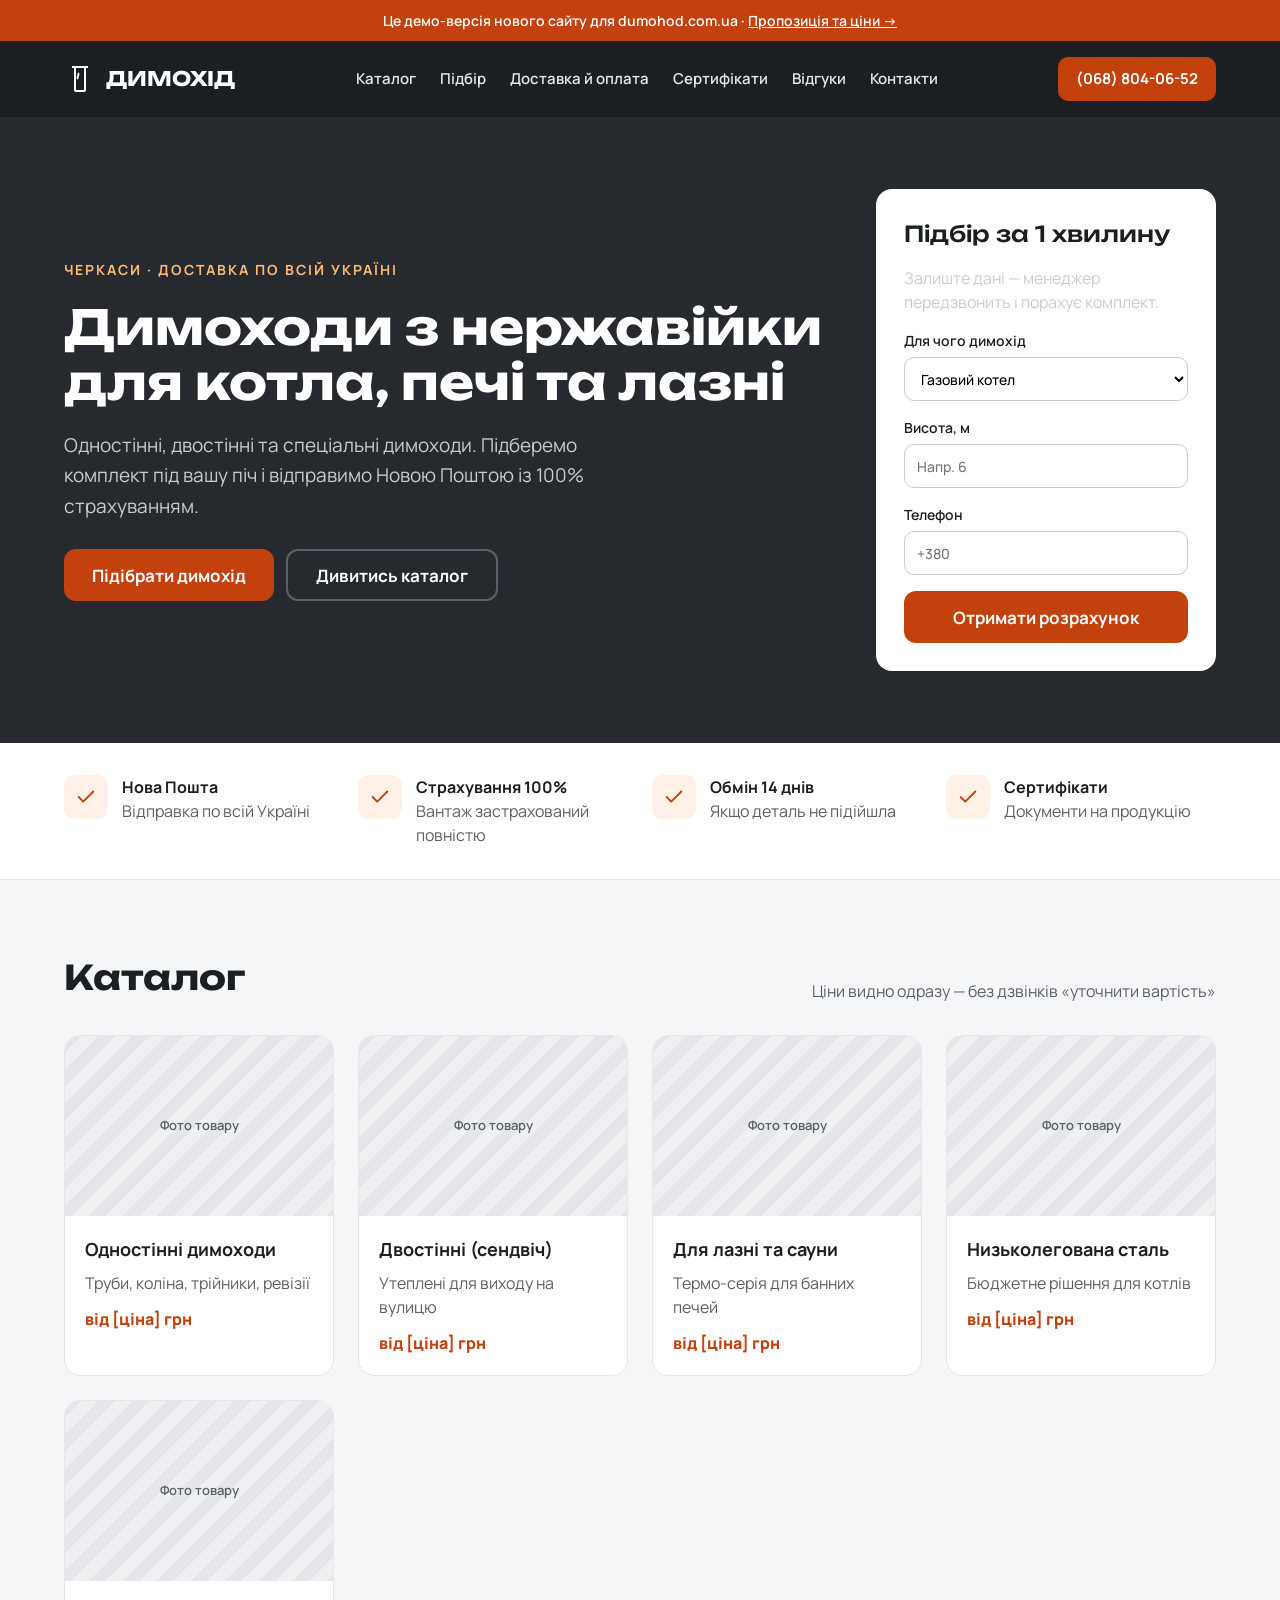
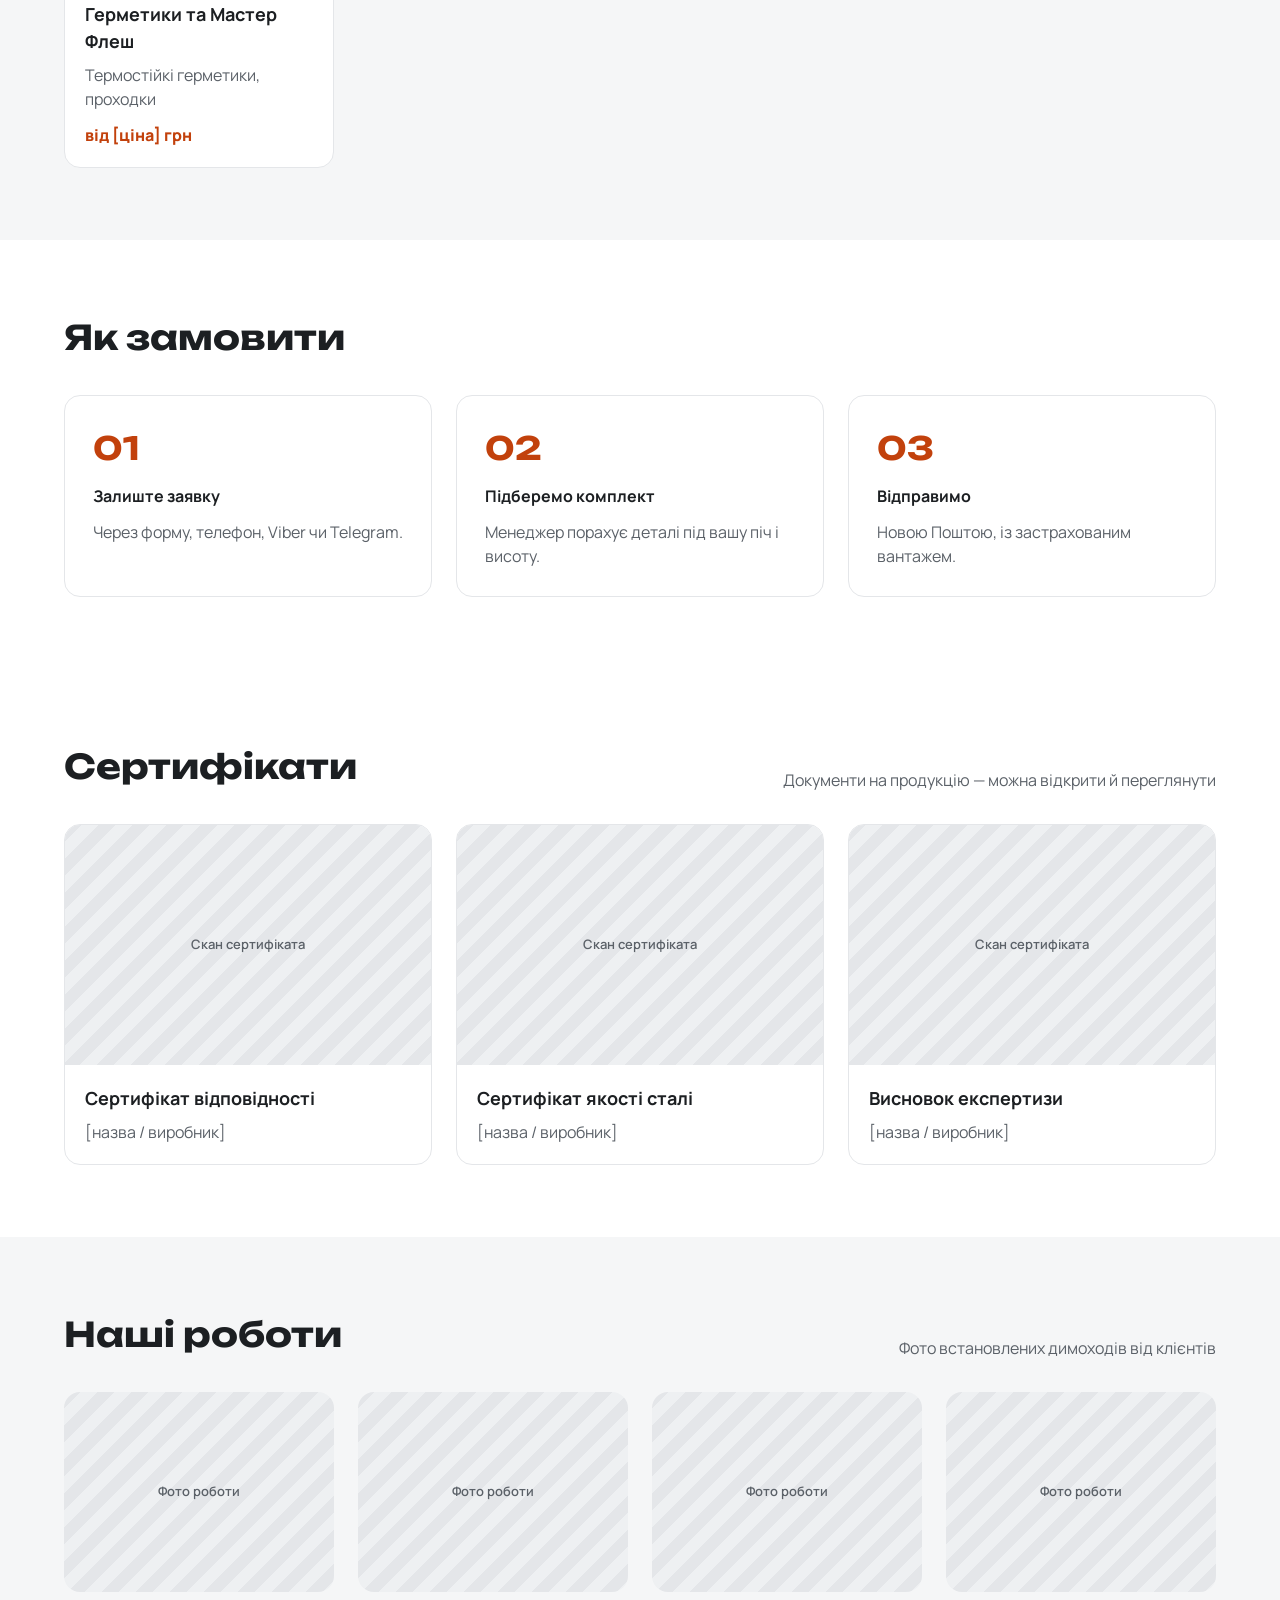
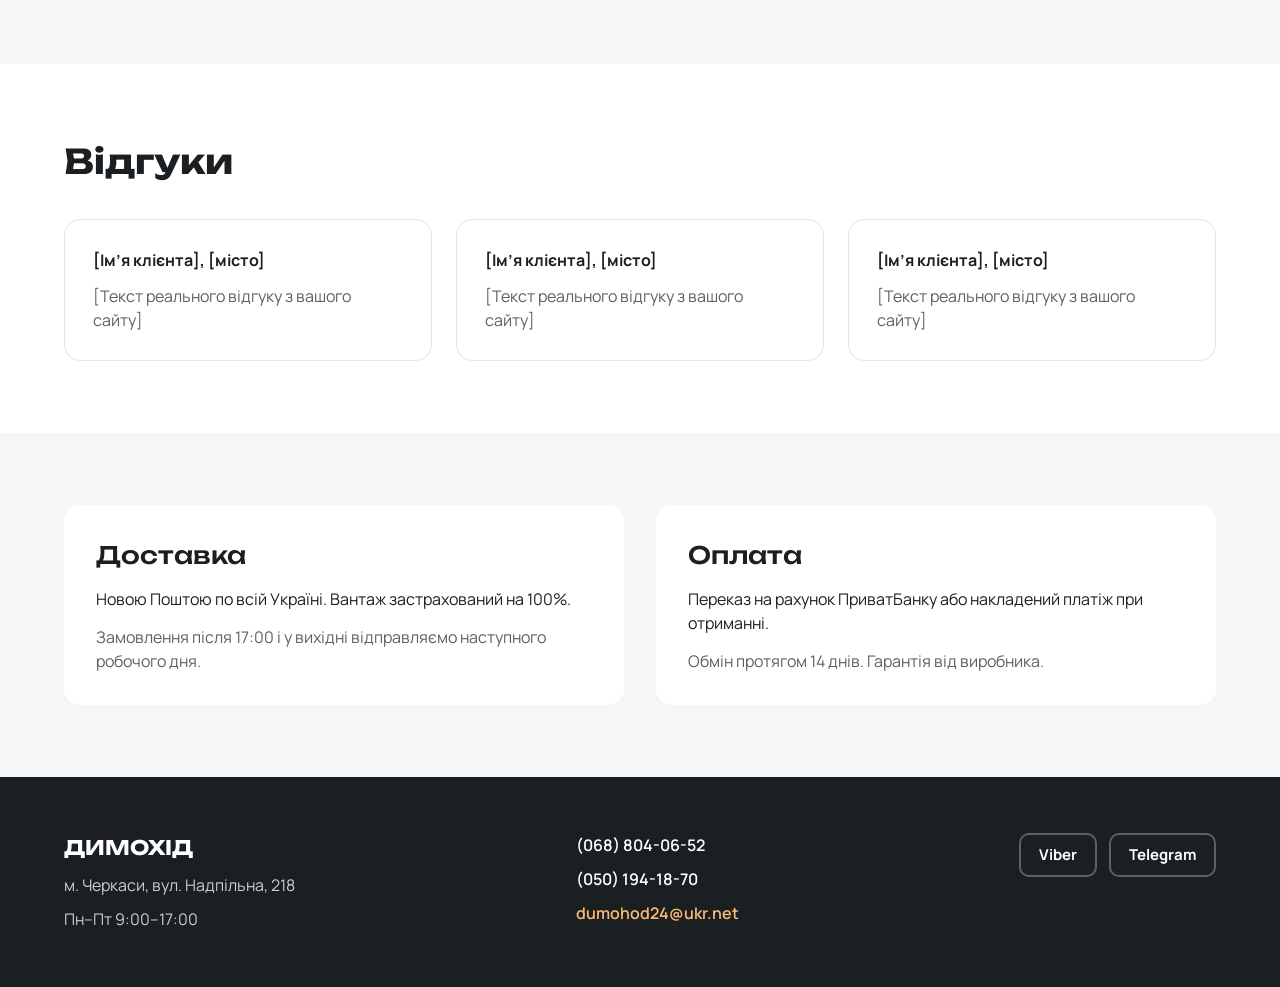
<file: index.html>
<!doctype html>
<html lang="uk">
<head>
<meta charset="utf-8">
<meta name="viewport" content="width=device-width, initial-scale=1">
<title>Димоходи з нержавійки — Черкаси | Демо нового сайту Dumohod</title>
<meta name="description" content="Демо-версія нового сайту Dumohod: одностінні, двостінні димоходи та для лазні з доставкою по Україні.">
<link rel="preconnect" href="https://fonts.googleapis.com">
<link href="https://fonts.googleapis.com/css2?family=Manrope:wght@400;500;600;700;800&family=Unbounded:wght@500;700&display=swap" rel="stylesheet">
<link rel="stylesheet" href="style.css">
</head>
<body>

<div class="demo-bar">Це демо-версія нового сайту для dumohod.com.ua · <a href="offer.html">Пропозиція та ціни →</a></div>

<header class="dark">
  <div class="wrap">
    <a class="logo" href="#top">
      <svg width="32" height="32" viewBox="0 0 32 32" fill="none" stroke="currentColor" stroke-width="2" aria-hidden="true"><rect x="11" y="4" width="10" height="24" rx="1"/><path d="M8 4h16"/><path d="M14 10c2 2-2 4 0 6"/></svg>
      ДИМОХІД
    </a>
    <nav aria-label="Головне меню">
      <a href="#catalog">Каталог</a>
      <a href="#pick">Підбір</a>
      <a href="#delivery">Доставка й оплата</a>
      <a href="#certs">Сертифікати</a>
      <a href="#reviews">Відгуки</a>
      <a href="#contacts">Контакти</a>
    </nav>
    <a class="btn sm" href="tel:+380688040652">(068) 804-06-52</a>
  </div>
</header>

<section id="top" class="dark2">
  <div class="wrap hero">
    <div class="hero-text">
      <p class="eyebrow">Черкаси · доставка по всій Україні</p>
      <h1>Димоходи з нержавійки для котла, печі та лазні</h1>
      <p class="lead">Одностінні, двостінні та спеціальні димоходи. Підберемо комплект під вашу піч і відправимо Новою Поштою із 100% страхуванням.</p>
      <div class="actions">
        <a class="btn" href="#pick">Підібрати димохід</a>
        <a class="btn ghost" href="#catalog">Дивитись каталог</a>
      </div>
    </div>

    <form id="pick" class="pick" aria-label="Швидкий підбір димоходу">
      <h2>Підбір за 1 хвилину</h2>
      <p class="muted">Залиште дані — менеджер передзвонить і порахує комплект.</p>
      <label>Для чого димохід
        <select name="type">
          <option>Газовий котел</option>
          <option>Твердопаливний котел</option>
          <option>Піч або камін</option>
          <option>Лазня / сауна</option>
        </select>
      </label>
      <label>Висота, м
        <input type="number" name="height" min="1" max="30" placeholder="Напр. 6">
      </label>
      <label>Телефон
        <input type="tel" name="phone" placeholder="+380" required>
      </label>
      <button class="btn" type="submit">Отримати розрахунок</button>
      <p class="ok" role="status">Дякуємо! Менеджер зателефонує вам найближчим часом. (Демо: у робочій версії заявка прийде в Telegram.)</p>
    </form>
  </div>
</section>

<section style="padding:32px 0;border-bottom:1px solid var(--line)" aria-label="Переваги">
  <div class="wrap grid perks">
    <div class="perk"><div class="ico"><svg width="22" height="22" viewBox="0 0 24 24" fill="none" stroke="currentColor" stroke-width="2" stroke-linecap="round" stroke-linejoin="round" aria-hidden="true"><path d="M20 6L9 17l-5-5"/></svg></div><div><strong>Нова Пошта</strong><div class="muted">Відправка по всій Україні</div></div></div>
    <div class="perk"><div class="ico"><svg width="22" height="22" viewBox="0 0 24 24" fill="none" stroke="currentColor" stroke-width="2" stroke-linecap="round" stroke-linejoin="round" aria-hidden="true"><path d="M20 6L9 17l-5-5"/></svg></div><div><strong>Страхування 100%</strong><div class="muted">Вантаж застрахований повністю</div></div></div>
    <div class="perk"><div class="ico"><svg width="22" height="22" viewBox="0 0 24 24" fill="none" stroke="currentColor" stroke-width="2" stroke-linecap="round" stroke-linejoin="round" aria-hidden="true"><path d="M20 6L9 17l-5-5"/></svg></div><div><strong>Обмін 14 днів</strong><div class="muted">Якщо деталь не підійшла</div></div></div>
    <div class="perk"><div class="ico"><svg width="22" height="22" viewBox="0 0 24 24" fill="none" stroke="currentColor" stroke-width="2" stroke-linecap="round" stroke-linejoin="round" aria-hidden="true"><path d="M20 6L9 17l-5-5"/></svg></div><div><strong>Сертифікати</strong><div class="muted">Документи на продукцію</div></div></div>
  </div>
</section>

<section id="catalog" class="soft">
  <div class="wrap">
    <div class="section-head">
      <h2>Каталог</h2>
      <p class="muted">Ціни видно одразу — без дзвінків «уточнити вартість»</p>
    </div>
    <div class="grid">
      <a class="card" href="#pick"><div class="ph">Фото товару</div><div class="card-body"><strong>Одностінні димоходи</strong><span class="muted">Труби, коліна, трійники, ревізії</span><span class="from">від [ціна] грн</span></div></a>
      <a class="card" href="#pick"><div class="ph">Фото товару</div><div class="card-body"><strong>Двостінні (сендвіч)</strong><span class="muted">Утеплені для виходу на вулицю</span><span class="from">від [ціна] грн</span></div></a>
      <a class="card" href="#pick"><div class="ph">Фото товару</div><div class="card-body"><strong>Для лазні та сауни</strong><span class="muted">Термо-серія для банних печей</span><span class="from">від [ціна] грн</span></div></a>
      <a class="card" href="#pick"><div class="ph">Фото товару</div><div class="card-body"><strong>Низьколегована сталь</strong><span class="muted">Бюджетне рішення для котлів</span><span class="from">від [ціна] грн</span></div></a>
      <a class="card" href="#pick"><div class="ph">Фото товару</div><div class="card-body"><strong>Герметики та Мастер Флеш</strong><span class="muted">Термостійкі герметики, проходки</span><span class="from">від [ціна] грн</span></div></a>
    </div>
  </div>
</section>

<section>
  <div class="wrap">
    <h2 class="big">Як замовити</h2>
    <div class="grid">
      <div class="step"><span class="num">01</span><strong>Залиште заявку</strong><span class="muted">Через форму, телефон, Viber чи Telegram.</span></div>
      <div class="step"><span class="num">02</span><strong>Підберемо комплект</strong><span class="muted">Менеджер порахує деталі під вашу піч і висоту.</span></div>
      <div class="step"><span class="num">03</span><strong>Відправимо</strong><span class="muted">Новою Поштою, із застрахованим вантажем.</span></div>
    </div>
  </div>
</section>

<section id="certs">
  <div class="wrap">
    <div class="section-head">
      <h2>Сертифікати</h2>
      <p class="muted">Документи на продукцію — можна відкрити й переглянути</p>
    </div>
    <div class="grid">
      <a class="card" href="#certs"><div class="ph" style="height:240px">Скан сертифіката</div><div class="card-body"><strong>Сертифікат відповідності</strong><span class="muted">[назва / виробник]</span></div></a>
      <a class="card" href="#certs"><div class="ph" style="height:240px">Скан сертифіката</div><div class="card-body"><strong>Сертифікат якості сталі</strong><span class="muted">[назва / виробник]</span></div></a>
      <a class="card" href="#certs"><div class="ph" style="height:240px">Скан сертифіката</div><div class="card-body"><strong>Висновок експертизи</strong><span class="muted">[назва / виробник]</span></div></a>
    </div>
  </div>
</section>

<section id="gallery" class="soft">
  <div class="wrap">
    <div class="section-head">
      <h2>Наші роботи</h2>
      <p class="muted">Фото встановлених димоходів від клієнтів</p>
    </div>
    <div class="grid" style="grid-template-columns:repeat(auto-fit,minmax(200px,1fr))">
      <div class="ph" style="border-radius:16px;height:200px">Фото роботи</div>
      <div class="ph" style="border-radius:16px;height:200px">Фото роботи</div>
      <div class="ph" style="border-radius:16px;height:200px">Фото роботи</div>
      <div class="ph" style="border-radius:16px;height:200px">Фото роботи</div>
    </div>
  </div>
</section>

<section id="reviews">
  <div class="wrap">
    <h2 class="big">Відгуки</h2>
    <div class="grid">
      <div class="step"><strong>[Ім’я клієнта], [місто]</strong><span class="muted">[Текст реального відгуку з вашого сайту]</span></div>
      <div class="step"><strong>[Ім’я клієнта], [місто]</strong><span class="muted">[Текст реального відгуку з вашого сайту]</span></div>
      <div class="step"><strong>[Ім’я клієнта], [місто]</strong><span class="muted">[Текст реального відгуку з вашого сайту]</span></div>
    </div>
  </div>
</section>

<section id="delivery" class="soft">
  <div class="wrap two">
    <div class="box">
      <h3>Доставка</h3>
      <p>Новою Поштою по всій Україні. Вантаж застрахований на 100%.</p>
      <p class="muted">Замовлення після 17:00 і у вихідні відправляємо наступного робочого дня.</p>
    </div>
    <div class="box">
      <h3>Оплата</h3>
      <p>Переказ на рахунок ПриватБанку або накладений платіж при отриманні.</p>
      <p class="muted">Обмін протягом 14 днів. Гарантія від виробника.</p>
    </div>
  </div>
</section>

<footer id="contacts" class="dark">
  <div class="wrap">
    <div class="col">
      <span class="logo">ДИМОХІД</span>
      <span class="muted">м. Черкаси, вул. Надпільна, 218</span>
      <span class="muted">Пн–Пт 9:00–17:00</span>
    </div>
    <div class="col">
      <a href="tel:+380688040652">(068) 804-06-52</a>
      <a href="tel:+380501941870">(050) 194-18-70</a>
      <a class="mail" href="mailto:dumohod24@ukr.net">dumohod24@ukr.net</a>
    </div>
    <div class="socials">
      <a class="btn ghost sm" href="viber://chat?number=%2B380688040652">Viber</a>
      <a class="btn ghost sm" href="#top">Telegram</a>
    </div>
  </div>
</footer>

<script>
  document.getElementById('pick').addEventListener('submit', function (e) {
    e.preventDefault();
    this.classList.add('sent');
  });
</script>
</body>
</html>
</file>
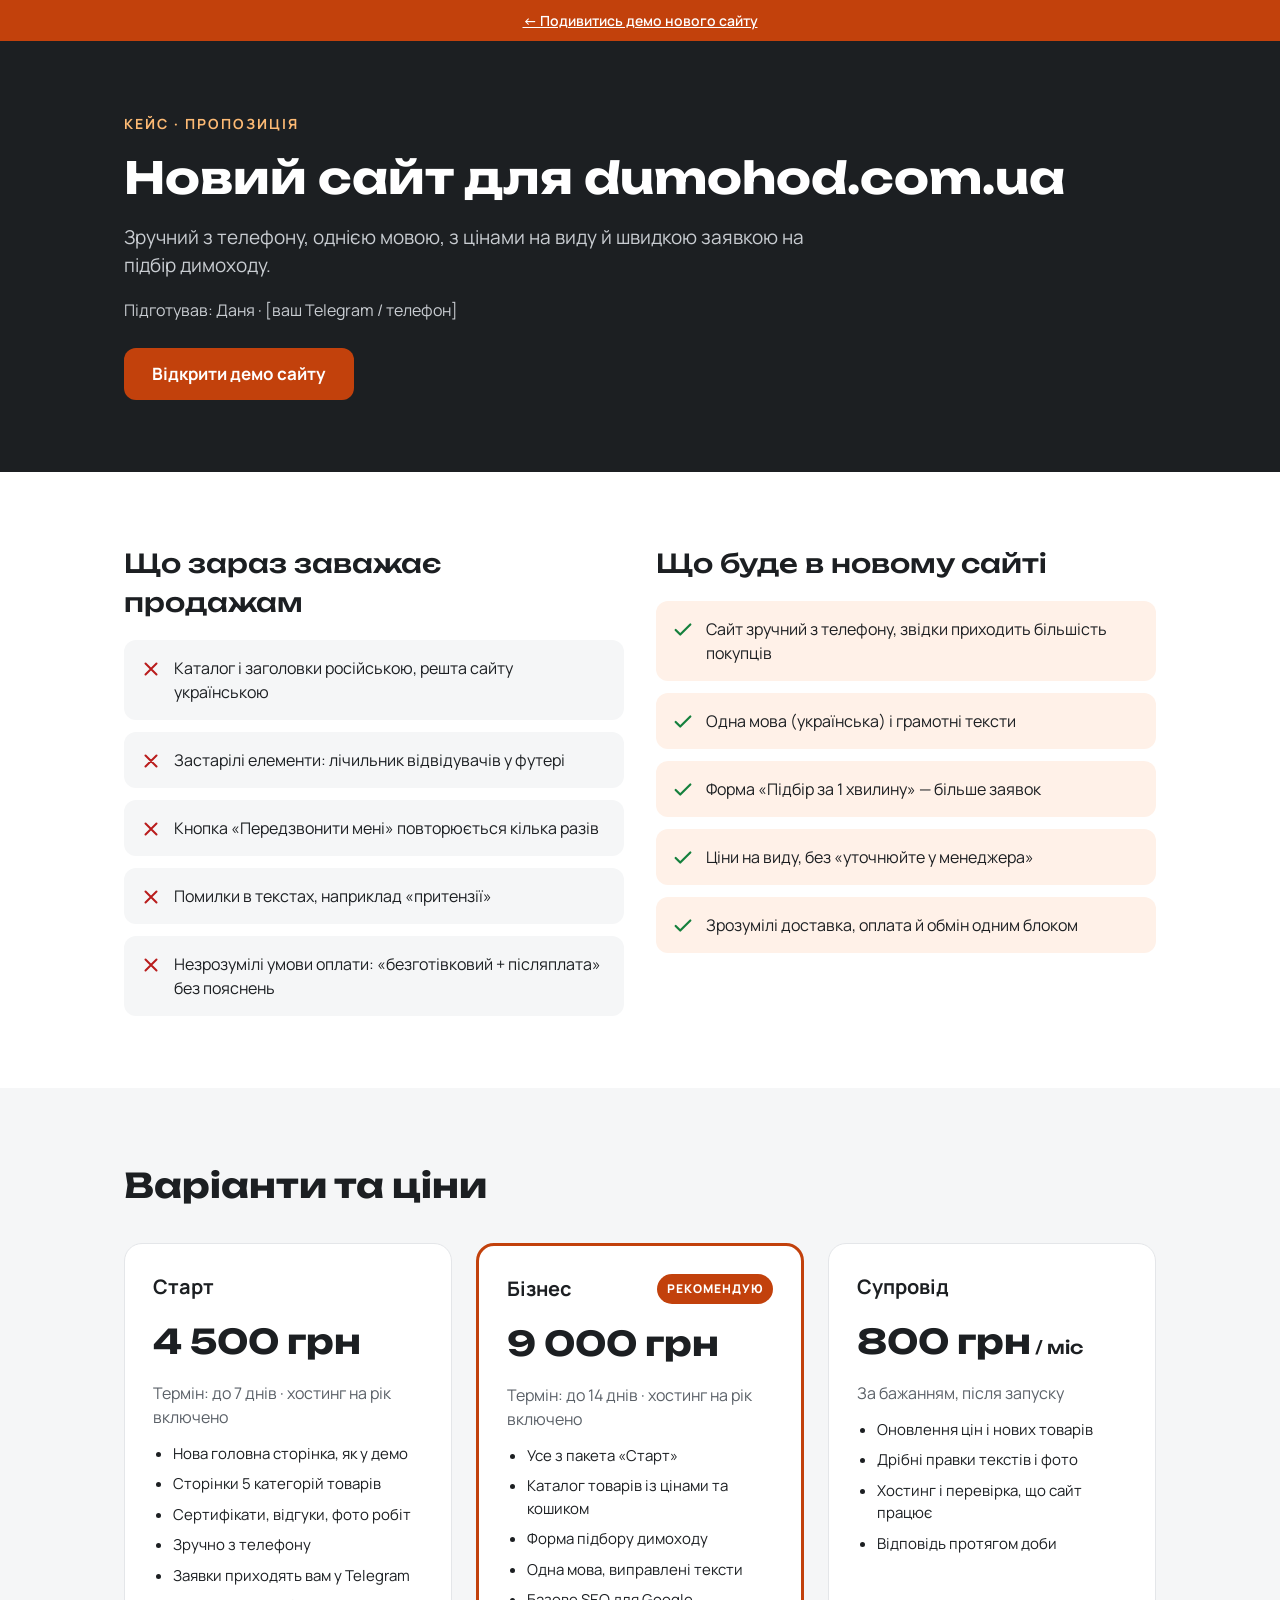
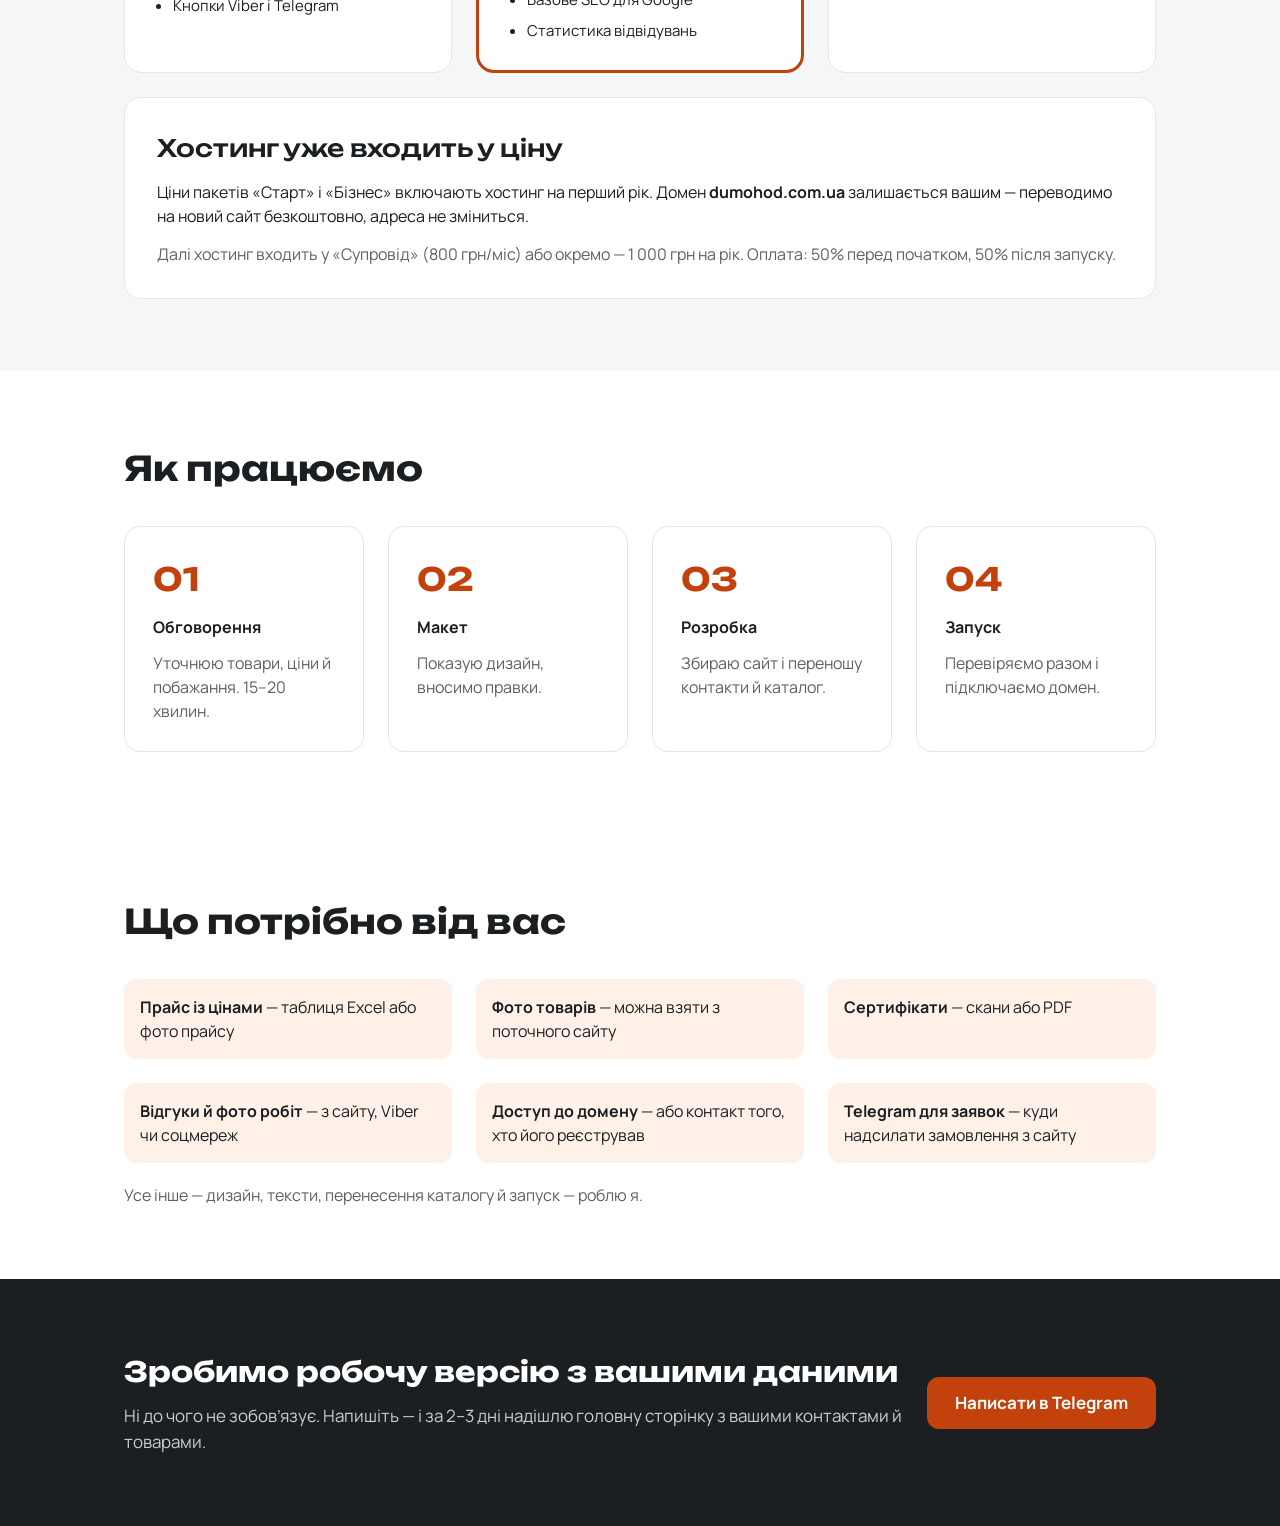
<file: offer.html>
<!doctype html>
<html lang="uk">
<head>
<meta charset="utf-8">
<meta name="viewport" content="width=device-width, initial-scale=1">
<title>Пропозиція: новий сайт для dumohod.com.ua</title>
<link rel="preconnect" href="https://fonts.googleapis.com">
<link href="https://fonts.googleapis.com/css2?family=Manrope:wght@400;500;600;700;800&family=Unbounded:wght@500;700&display=swap" rel="stylesheet">
<link rel="stylesheet" href="style.css">
</head>
<body>

<div class="demo-bar"><a href="index.html">← Подивитись демо нового сайту</a></div>

<section class="dark">
  <div class="wrap narrow offer-hero">
    <p class="eyebrow">Кейс · пропозиція</p>
    <h1>Новий сайт для dumohod.com.ua</h1>
    <p class="muted" style="font-size:19px;max-width:720px">Зручний з телефону, однією мовою, з цінами на виду й швидкою заявкою на підбір димоходу.</p>
    <p class="muted">Підготував: Даня · [ваш Telegram / телефон]</p>
    <div class="actions"><a class="btn" href="index.html">Відкрити демо сайту</a></div>
  </div>
</section>

<section>
  <div class="wrap narrow two">
    <div class="list">
      <h2>Що зараз заважає продажам</h2>
      <div class="li"><svg width="22" height="22" viewBox="0 0 24 24" fill="none" stroke="#B91C1C" stroke-width="2.2" stroke-linecap="round" aria-hidden="true"><path d="M18 6L6 18M6 6l12 12"/></svg><span>Каталог і заголовки російською, решта сайту українською</span></div>
      <div class="li"><svg width="22" height="22" viewBox="0 0 24 24" fill="none" stroke="#B91C1C" stroke-width="2.2" stroke-linecap="round" aria-hidden="true"><path d="M18 6L6 18M6 6l12 12"/></svg><span>Застарілі елементи: лічильник відвідувачів у футері</span></div>
      <div class="li"><svg width="22" height="22" viewBox="0 0 24 24" fill="none" stroke="#B91C1C" stroke-width="2.2" stroke-linecap="round" aria-hidden="true"><path d="M18 6L6 18M6 6l12 12"/></svg><span>Кнопка «Передзвонити мені» повторюється кілька разів</span></div>
      <div class="li"><svg width="22" height="22" viewBox="0 0 24 24" fill="none" stroke="#B91C1C" stroke-width="2.2" stroke-linecap="round" aria-hidden="true"><path d="M18 6L6 18M6 6l12 12"/></svg><span>Помилки в текстах, наприклад «притензії»</span></div>
      <div class="li"><svg width="22" height="22" viewBox="0 0 24 24" fill="none" stroke="#B91C1C" stroke-width="2.2" stroke-linecap="round" aria-hidden="true"><path d="M18 6L6 18M6 6l12 12"/></svg><span>Незрозумілі умови оплати: «безготівковий + післяплата» без пояснень</span></div>
    </div>
    <div class="list">
      <h2>Що буде в новому сайті</h2>
      <div class="li good"><svg width="22" height="22" viewBox="0 0 24 24" fill="none" stroke="#15803D" stroke-width="2.4" stroke-linecap="round" stroke-linejoin="round" aria-hidden="true"><path d="M20 6L9 17l-5-5"/></svg><span>Сайт зручний з телефону, звідки приходить більшість покупців</span></div>
      <div class="li good"><svg width="22" height="22" viewBox="0 0 24 24" fill="none" stroke="#15803D" stroke-width="2.4" stroke-linecap="round" stroke-linejoin="round" aria-hidden="true"><path d="M20 6L9 17l-5-5"/></svg><span>Одна мова (українська) і грамотні тексти</span></div>
      <div class="li good"><svg width="22" height="22" viewBox="0 0 24 24" fill="none" stroke="#15803D" stroke-width="2.4" stroke-linecap="round" stroke-linejoin="round" aria-hidden="true"><path d="M20 6L9 17l-5-5"/></svg><span>Форма «Підбір за 1 хвилину» — більше заявок</span></div>
      <div class="li good"><svg width="22" height="22" viewBox="0 0 24 24" fill="none" stroke="#15803D" stroke-width="2.4" stroke-linecap="round" stroke-linejoin="round" aria-hidden="true"><path d="M20 6L9 17l-5-5"/></svg><span>Ціни на виду, без «уточнюйте у менеджера»</span></div>
      <div class="li good"><svg width="22" height="22" viewBox="0 0 24 24" fill="none" stroke="#15803D" stroke-width="2.4" stroke-linecap="round" stroke-linejoin="round" aria-hidden="true"><path d="M20 6L9 17l-5-5"/></svg><span>Зрозумілі доставка, оплата й обмін одним блоком</span></div>
    </div>
  </div>
</section>

<section class="soft">
  <div class="wrap narrow">
    <h2 class="big">Варіанти та ціни</h2>
    <div class="plans">
      <div class="plan">
        <strong>Старт</strong>
        <span class="price">4 500 грн</span>
        <span class="muted">Термін: до 7 днів · хостинг на рік включено</span>
        <ul>
          <li>Нова головна сторінка, як у демо</li>
          <li>Сторінки 5 категорій товарів</li>
          <li>Сертифікати, відгуки, фото робіт</li>
          <li>Зручно з телефону</li>
          <li>Заявки приходять вам у Telegram</li>
          <li>Кнопки Viber і Telegram</li>
        </ul>
      </div>
      <div class="plan best">
        <div class="top"><strong>Бізнес</strong><span class="badge">Рекомендую</span></div>
        <span class="price">9 000 грн</span>
        <span class="muted">Термін: до 14 днів · хостинг на рік включено</span>
        <ul>
          <li>Усе з пакета «Старт»</li>
          <li>Каталог товарів із цінами та кошиком</li>
          <li>Форма підбору димоходу</li>
          <li>Одна мова, виправлені тексти</li>
          <li>Базове SEO для Google</li>
          <li>Статистика відвідувань</li>
        </ul>
      </div>
      <div class="plan">
        <strong>Супровід</strong>
        <span class="price">800 грн<small> / міс</small></span>
        <span class="muted">За бажанням, після запуску</span>
        <ul>
          <li>Оновлення цін і нових товарів</li>
          <li>Дрібні правки текстів і фото</li>
          <li>Хостинг і перевірка, що сайт працює</li>
          <li>Відповідь протягом доби</li>
        </ul>
      </div>
    </div>
    <div class="box" style="margin-top:24px;border:1px solid var(--line)">
      <h3>Хостинг уже входить у ціну</h3>
      <p>Ціни пакетів «Старт» і «Бізнес» включають хостинг на перший рік. Домен <strong>dumohod.com.ua</strong> залишається вашим — переводимо на новий сайт безкоштовно, адреса не зміниться.</p>
      <p class="muted">Далі хостинг входить у «Супровід» (800 грн/міс) або окремо — 1 000 грн на рік. Оплата: 50% перед початком, 50% після запуску.</p>
    </div>
  </div>
</section>

<section>
  <div class="wrap narrow">
    <h2 class="big">Як працюємо</h2>
    <div class="grid" style="grid-template-columns:repeat(auto-fit,minmax(220px,1fr))">
      <div class="step"><span class="num">01</span><strong>Обговорення</strong><span class="muted">Уточнюю товари, ціни й побажання. 15–20 хвилин.</span></div>
      <div class="step"><span class="num">02</span><strong>Макет</strong><span class="muted">Показую дизайн, вносимо правки.</span></div>
      <div class="step"><span class="num">03</span><strong>Розробка</strong><span class="muted">Збираю сайт і переношу контакти й каталог.</span></div>
      <div class="step"><span class="num">04</span><strong>Запуск</strong><span class="muted">Перевіряємо разом і підключаємо домен.</span></div>
    </div>
  </div>
</section>

<section>
  <div class="wrap narrow">
    <h2 class="big">Що потрібно від вас</h2>
    <div class="grid" style="grid-template-columns:repeat(auto-fit,minmax(280px,1fr))">
      <div class="li good"><span><strong>Прайс із цінами</strong> — таблиця Excel або фото прайсу</span></div>
      <div class="li good"><span><strong>Фото товарів</strong> — можна взяти з поточного сайту</span></div>
      <div class="li good"><span><strong>Сертифікати</strong> — скани або PDF</span></div>
      <div class="li good"><span><strong>Відгуки й фото робіт</strong> — з сайту, Viber чи соцмереж</span></div>
      <div class="li good"><span><strong>Доступ до домену</strong> — або контакт того, хто його реєстрував</span></div>
      <div class="li good"><span><strong>Telegram для заявок</strong> — куди надсилати замовлення з сайту</span></div>
    </div>
    <p class="muted" style="margin-top:20px">Усе інше — дизайн, тексти, перенесення каталогу й запуск — роблю я.</p>
  </div>
</section>

<section class="dark">
  <div class="wrap narrow cta">
    <div>
      <h2>Зробимо робочу версію з вашими даними</h2>
      <p class="muted" style="font-size:17px">Ні до чого не зобов’язує. Напишіть — і за 2–3 дні надішлю головну сторінку з вашими контактами й товарами.</p>
    </div>
    <a class="btn" href="#">Написати в Telegram</a>
  </div>
</section>

</body>
</html>
</file>
<file: style.css>
:root{
  --dark:#1C1F22; --dark2:#26292D; --text:#1C1F22; --muted:#5B6168;
  --line:#E4E6E9; --soft:#F5F6F7; --accent:#C2410C; --accent-h:#9A3412;
  --accent-soft:#FFF1E8; --light-on-dark:#C9CDD2; --peach:#FDBA74;
}
*{box-sizing:border-box}
html{scroll-behavior:smooth}
body{margin:0;font-family:Manrope,system-ui,sans-serif;color:var(--text);background:#fff;line-height:1.5}
h1,h2,h3,.logo,.num,.price{font-family:Unbounded,sans-serif}
h1,h2,h3,p{margin:0}
a{color:var(--accent)} a:hover{color:var(--accent-h)}
.wrap{max-width:1200px;margin:0 auto;padding:0 24px}
.narrow{max-width:1080px}
section{padding:72px 0}
.soft{background:var(--soft)}
.dark{background:var(--dark);color:#fff}
.dark2{background:var(--dark2);color:#fff}
.muted{color:var(--muted)}
.dark .muted,.dark2 .muted{color:var(--light-on-dark)}
.eyebrow{font-size:14px;font-weight:700;letter-spacing:2px;text-transform:uppercase;color:var(--peach)}
.btn{display:inline-flex;align-items:center;justify-content:center;min-height:52px;padding:0 28px;border-radius:12px;background:var(--accent);color:#fff;font-weight:700;font-size:17px;text-decoration:none;border:0;font-family:inherit;cursor:pointer}
.btn:hover{background:var(--accent-h);color:#fff}
.btn.ghost{background:transparent;border:2px solid var(--muted);color:#fff}
.btn.ghost:hover{border-color:#fff}
.btn.sm{min-height:44px;padding:0 18px;font-size:15px;border-radius:10px}

/* demo banner */
.demo-bar{background:var(--accent);color:#fff;text-align:center;font-size:14px;font-weight:600;padding:10px 16px}
.demo-bar a{color:#fff;text-decoration:underline}

/* header */
header .wrap{display:flex;flex-wrap:wrap;align-items:center;justify-content:space-between;gap:16px;padding-top:16px;padding-bottom:16px}
.logo{display:flex;align-items:center;gap:10px;color:#fff;text-decoration:none;font-weight:700;font-size:20px}
.logo:hover{color:#fff}
nav{display:flex;flex-wrap:wrap;gap:24px;font-weight:600;font-size:15px}
nav a{color:#E4E6E9;text-decoration:none} nav a:hover{color:#fff}

/* hero */
.hero{display:flex;flex-wrap:wrap;gap:48px;align-items:center}
.hero-text{flex:999 1 520px;min-width:0;display:flex;flex-direction:column;gap:20px}
.hero h1{font-size:clamp(32px,5vw,48px);line-height:1.15}
.hero .lead{font-size:19px;line-height:1.6;color:var(--light-on-dark);max-width:560px}
.actions{display:flex;flex-wrap:wrap;gap:12px;padding-top:8px}

/* form */
.pick{flex:1 1 340px;min-width:0;background:#fff;color:var(--text);border-radius:16px;padding:28px;display:flex;flex-direction:column;gap:16px}
.pick h2{font-weight:500;font-size:22px}
.pick label{display:flex;flex-direction:column;gap:6px;font-size:14px;font-weight:600}
.pick input,.pick select{min-height:44px;border:1px solid var(--light-on-dark);border-radius:10px;padding:0 12px;font:inherit;font-weight:500;background:#fff}
.pick .ok{display:none;background:#ECFDF3;color:#166534;border-radius:10px;padding:14px;font-weight:600}
.pick.sent .ok{display:block}

/* grids & cards */
.grid{display:grid;gap:24px;grid-template-columns:repeat(auto-fit,minmax(260px,1fr))}
.perks{grid-template-columns:repeat(auto-fit,minmax(220px,1fr))}
.perk{display:flex;gap:14px;align-items:flex-start}
.ico{flex:none;width:44px;height:44px;border-radius:10px;background:var(--accent-soft);color:var(--accent);display:flex;align-items:center;justify-content:center}
.section-head{display:flex;flex-wrap:wrap;justify-content:space-between;align-items:flex-end;gap:16px;margin-bottom:32px}
.section-head h2,h2.big{font-size:34px;font-weight:700}
h2.big{margin-bottom:32px}
.card{display:flex;flex-direction:column;background:#fff;border:1px solid var(--line);border-radius:16px;overflow:hidden;text-decoration:none;color:var(--text);transition:transform .15s,box-shadow .15s}
a.card:hover{transform:translateY(-3px);box-shadow:0 10px 30px rgba(0,0,0,.08);color:var(--text)}
.ph{height:180px;background:repeating-linear-gradient(135deg,#E4E6E9 0 12px,#EEF0F2 12px 24px);display:flex;align-items:center;justify-content:center;font-size:13px;font-weight:600;color:var(--muted)}
.card-body{padding:20px;display:flex;flex-direction:column;gap:8px}
.card-body strong{font-size:18px}
.from{font-weight:800;color:var(--accent);padding-top:4px}
.step{padding:28px;border:1px solid var(--line);border-radius:16px;display:flex;flex-direction:column;gap:12px}
.num{font-weight:700;font-size:32px;color:var(--accent)}
.two{display:flex;flex-wrap:wrap;gap:32px}
.two>*{flex:1 1 360px;min-width:0}
.box{background:#fff;border-radius:16px;padding:32px;display:flex;flex-direction:column;gap:14px}
.box h3{font-weight:500;font-size:24px}

/* footer */
footer .wrap{display:flex;flex-wrap:wrap;gap:40px;justify-content:space-between;padding-top:56px;padding-bottom:56px}
footer .col{display:flex;flex-direction:column;gap:10px}
footer a{color:#fff;text-decoration:none;font-weight:600}
footer a.mail{color:var(--peach)}
.socials{display:flex;gap:12px;flex-wrap:wrap;align-items:flex-start}

/* offer page */
.offer-hero{display:flex;flex-direction:column;gap:18px}
.offer-hero h1{font-size:clamp(30px,5vw,44px);line-height:1.2}
.list{display:flex;flex-direction:column;gap:12px}
.list h2{font-size:26px;font-weight:500;margin-bottom:6px}
.li{display:flex;gap:12px;align-items:flex-start;padding:16px;border-radius:12px;background:var(--soft)}
.li.good{background:var(--accent-soft)}
.li svg{flex:none;margin-top:2px}
.plans{display:grid;gap:24px;grid-template-columns:repeat(auto-fit,minmax(280px,1fr))}
.plan{background:#fff;border:1px solid var(--line);border-radius:18px;padding:28px;display:flex;flex-direction:column;gap:14px}
.plan.best{border:3px solid var(--accent)}
.plan .top{display:flex;justify-content:space-between;align-items:center;gap:8px}
.plan strong{font-size:20px}
.badge{font-size:12px;font-weight:800;letter-spacing:1px;text-transform:uppercase;background:var(--accent);color:#fff;padding:6px 10px;border-radius:999px}
.price{font-size:34px;font-weight:700}
.price small{font-size:18px;font-weight:500}
.plan ul{margin:0;padding-left:20px;display:flex;flex-direction:column;gap:8px;font-size:15px}
.cta{display:flex;flex-wrap:wrap;gap:24px;align-items:center;justify-content:space-between}
.cta>div{flex:999 1 480px;min-width:0;display:flex;flex-direction:column;gap:10px}
.cta h2{font-size:28px}
</file>
